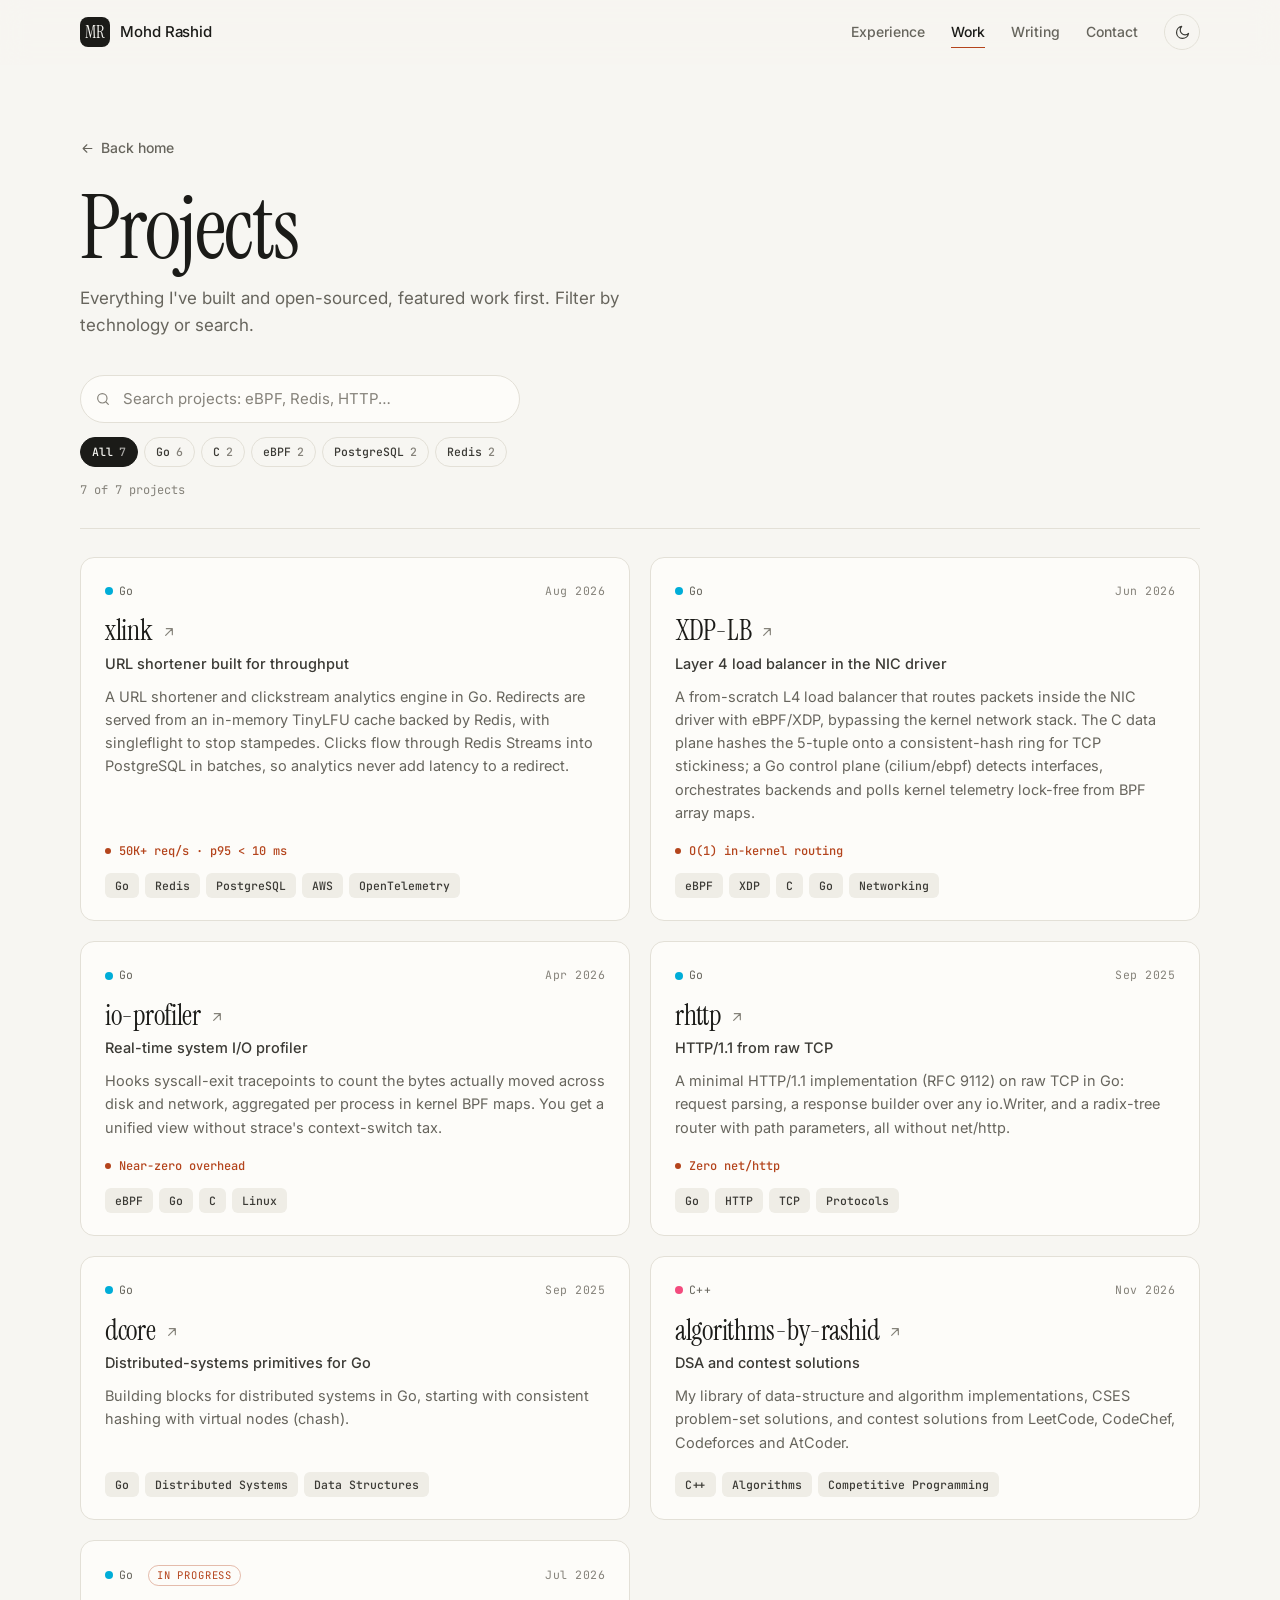
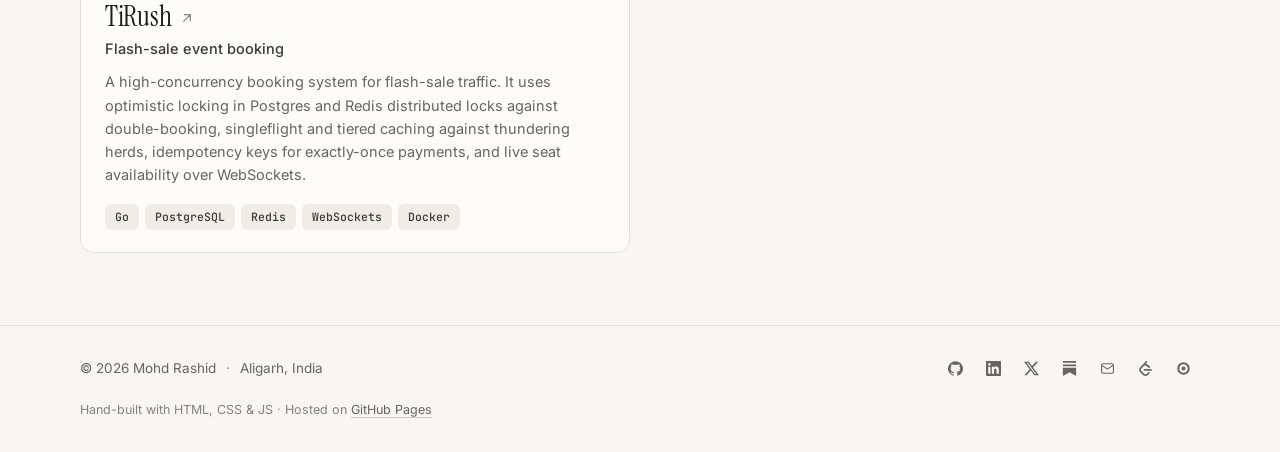
<file: projects.html>
<!doctype html>
<html lang="en">
<head>
  <meta charset="utf-8">
  <meta name="viewport" content="width=device-width, initial-scale=1">
  <title>Projects — Mohd Rashid</title>
  <meta name="description" content="All projects by Mohd Rashid — Go backends, distributed systems, eBPF/XDP networking tools, protocol implementations and agentic AI.">
  <meta name="theme-color" content="#f7f6f2">
  <link rel="canonical" href="https://mohdrashid9678.github.io/projects.html">
  <meta property="og:title" content="Projects — Mohd Rashid">
  <meta property="og:description" content="Go backends, distributed systems, eBPF/XDP tools and agentic AI.">
  <meta property="og:image" content="https://avatars.githubusercontent.com/u/174307556?v=4&s=400">
  <link rel="icon" type="image/svg+xml" href="assets/img/favicon.svg">
  <link rel="preconnect" href="https://fonts.googleapis.com">
  <link rel="preconnect" href="https://fonts.gstatic.com" crossorigin>
  <link href="https://fonts.googleapis.com/css2?family=Instrument+Serif:ital@0;1&family=Inter:wght@400;500;600&family=JetBrains+Mono:wght@400;500&display=swap" rel="stylesheet">
  <link rel="stylesheet" href="assets/css/style.css">
  <script>
    (function () { try { var t = localStorage.getItem("theme") || "light"; document.documentElement.setAttribute("data-theme", t); } catch (e) {} })();
  </script>
</head>
<body data-page="projects">
  <a class="skip-link" href="#main">Skip to content</a>
  <header class="site-header" id="site-header"></header>

  <main id="main" class="container list-page">
    <div class="page-head">
      <a class="back-link" id="back-home" href="index.html#projects">
        <svg viewBox="0 0 24 24" fill="none" stroke="currentColor" stroke-width="1.75" stroke-linecap="round" stroke-linejoin="round" aria-hidden="true"><path d="M19 12H5M11 6l-6 6 6 6"/></svg>Back home</a>
      <h1>Projects</h1>
      <p>Everything I've built and open-sourced, featured work first. Filter by technology or search.</p>
    </div>

    <div class="toolbar">
      <label class="search" for="search">
        <span class="visually-hidden">Search projects</span>
        <svg viewBox="0 0 24 24" fill="none" stroke="currentColor" stroke-width="1.75" stroke-linecap="round" aria-hidden="true"><circle cx="11" cy="11" r="7"/><path d="m20 20-3.5-3.5"/></svg>
        <input type="search" id="search" placeholder="Search projects: eBPF, Redis, HTTP…" autocomplete="off">
      </label>
      <div class="tags" id="tag-filter" role="group" aria-label="Filter by tag"></div>
      <span class="result-count" id="result-count" aria-live="polite"></span>
    </div>

    <div id="list"></div>
  </main>

  <footer class="site-footer" id="site-footer"></footer>

  <script src="assets/js/data.js"></script>
  <script src="assets/js/main.js"></script>
</body>
</html>
</file>
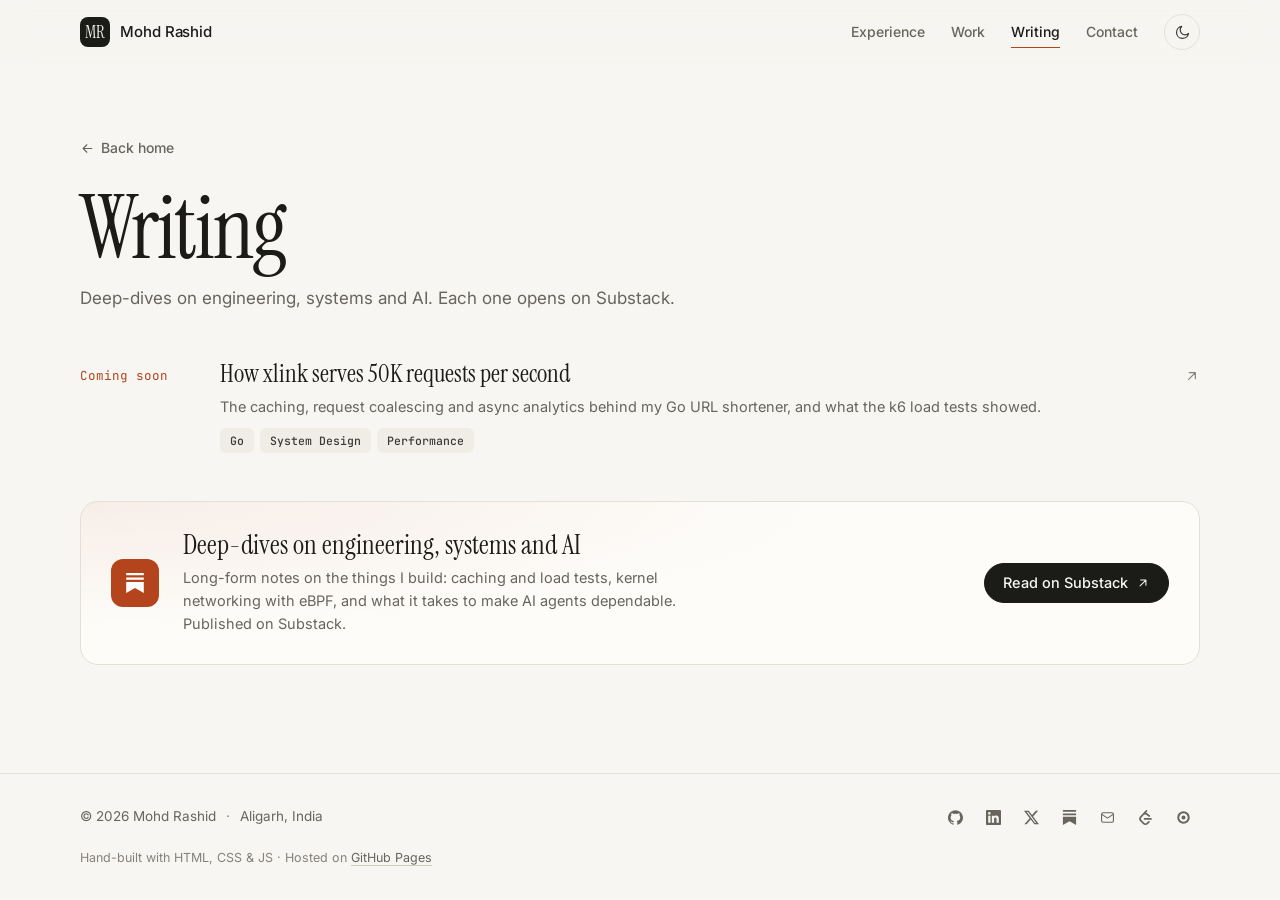
<file: writing.html>
<!doctype html>
<html lang="en">
<head>
  <meta charset="utf-8">
  <meta name="viewport" content="width=device-width, initial-scale=1">
  <title>Writing — Mohd Rashid</title>
  <meta name="description" content="Articles by Mohd Rashid on software engineering, distributed systems, eBPF and agentic AI — published on Substack.">
  <meta name="theme-color" content="#f7f6f2">
  <link rel="canonical" href="https://mohdrashid9678.github.io/writing.html">
  <meta property="og:title" content="Writing — Mohd Rashid">
  <meta property="og:description" content="Articles on software engineering, distributed systems, eBPF and agentic AI.">
  <meta property="og:image" content="https://avatars.githubusercontent.com/u/174307556?v=4&s=400">
  <link rel="icon" type="image/svg+xml" href="assets/img/favicon.svg">
  <link rel="preconnect" href="https://fonts.googleapis.com">
  <link rel="preconnect" href="https://fonts.gstatic.com" crossorigin>
  <link href="https://fonts.googleapis.com/css2?family=Instrument+Serif:ital@0;1&family=Inter:wght@400;500;600&family=JetBrains+Mono:wght@400;500&display=swap" rel="stylesheet">
  <link rel="stylesheet" href="assets/css/style.css">
  <script>
    (function () { try { var t = localStorage.getItem("theme") || "light"; document.documentElement.setAttribute("data-theme", t); } catch (e) {} })();
  </script>
</head>
<body data-page="writing">
  <a class="skip-link" href="#main">Skip to content</a>
  <header class="site-header" id="site-header"></header>

  <main id="main" class="container list-page">
    <div class="page-head">
      <a class="back-link" id="back-home" href="index.html#writing">
        <svg viewBox="0 0 24 24" fill="none" stroke="currentColor" stroke-width="1.75" stroke-linecap="round" stroke-linejoin="round" aria-hidden="true"><path d="M19 12H5M11 6l-6 6 6 6"/></svg>Back home</a>
      <h1>Writing</h1>
      <p>Deep-dives on engineering, systems and AI. Each one opens on Substack.</p>
    </div>

    <div class="toolbar">
      <label class="search" for="search">
        <span class="visually-hidden">Search articles</span>
        <svg viewBox="0 0 24 24" fill="none" stroke="currentColor" stroke-width="1.75" stroke-linecap="round" aria-hidden="true"><circle cx="11" cy="11" r="7"/><path d="m20 20-3.5-3.5"/></svg>
        <input type="search" id="search" placeholder="Search articles…" autocomplete="off">
      </label>
      <div class="tags" id="tag-filter" role="group" aria-label="Filter by tag"></div>
      <span class="result-count" id="result-count" aria-live="polite"></span>
    </div>

    <div id="list"></div>
  </main>

  <footer class="site-footer" id="site-footer"></footer>

  <script src="assets/js/data.js"></script>
  <script src="assets/js/main.js"></script>
</body>
</html>
</file>
<file: assets/css/style.css>
/* =============================================================================
 * Mohd Rashid — portfolio stylesheet
 * Editorial, content-first layout: serif display type, warm paper/ink palette
 * with a single accent, hairline rules and generous whitespace.
 * Light + dark themes, responsive down to 320px, reduced-motion and print.
 * ========================================================================== */

/* ------------------------------------------------------------ TOKENS */
:root {
  --bg: #f7f6f2;
  --surface: #fdfcf9;
  --sunken: #efede6;
  --ink: #1b1b18;
  --ink-2: #3b3a35;
  --muted: #67655d;
  --faint: #85827a;
  --rule: #e3e0d7;
  --rule-strong: #cfcbbf;
  --accent: #b4441c;
  --accent-soft: rgba(180, 68, 28, 0.08);
  --ok: #2f7d4f;
  --gold: #9a6a12;
  --shadow: 0 1px 2px rgba(27, 27, 24, 0.04), 0 10px 30px -12px rgba(27, 27, 24, 0.12);

  --serif: "Instrument Serif", "Iowan Old Style", "Palatino Linotype", Georgia, serif;
  --sans: "Inter", system-ui, -apple-system, "Segoe UI", Roboto, sans-serif;
  --mono: "JetBrains Mono", ui-monospace, SFMono-Regular, Menlo, monospace;
  --maxw: 1120px;
  --gutter: 20px;
  --radius: 14px;
  color-scheme: light;
}

[data-theme="dark"] {
  --bg: #121211;
  --surface: #191917;
  --sunken: #222220;
  --ink: #ecebe5;
  --ink-2: #cfcdc5;
  --muted: #a3a198;
  --faint: #807e76;
  --rule: #2a2a27;
  --rule-strong: #3b3a36;
  --accent: #ee9a6c;
  --accent-soft: rgba(238, 154, 108, 0.1);
  --ok: #6cc28f;
  --gold: #e3b553;
  --shadow: 0 1px 2px rgba(0, 0, 0, 0.3), 0 12px 32px -12px rgba(0, 0, 0, 0.5);
  color-scheme: dark;
}

/* ------------------------------------------------------------- BASE */
*,
*::before,
*::after { box-sizing: border-box; }

html { scroll-behavior: smooth; scroll-padding-top: 88px; -webkit-text-size-adjust: 100%; }

body {
  margin: 0;
  background: var(--bg);
  color: var(--ink);
  font-family: var(--sans);
  font-size: 16px;
  line-height: 1.6;
  -webkit-font-smoothing: antialiased;
  text-rendering: optimizeLegibility;
  transition: background-color 0.3s ease, color 0.3s ease;
  min-height: 100vh;
  display: flex;
  flex-direction: column;
}
body > main { flex: 1 0 auto; }

::selection { background: color-mix(in srgb, var(--accent) 22%, transparent); }

a { color: inherit; text-decoration: none; transition: color 0.2s ease; }
p a {
  text-decoration: underline;
  text-underline-offset: 3px;
  text-decoration-thickness: 1px;
  text-decoration-color: var(--rule-strong);
  transition: text-decoration-color 0.2s ease, color 0.2s ease;
}
p a:hover { text-decoration-color: var(--accent); color: var(--accent); }

strong { font-weight: 600; color: var(--ink); }
img { max-width: 100%; display: block; }
svg { flex-shrink: 0; }
h1, h2, h3 { text-wrap: balance; }
p { text-wrap: pretty; }
[hidden] { display: none !important; }

:focus-visible { outline: 2px solid var(--accent); outline-offset: 3px; border-radius: 6px; }

.visually-hidden { position: absolute; width: 1px; height: 1px; margin: -1px; padding: 0; overflow: hidden; clip: rect(0 0 0 0); white-space: nowrap; border: 0; }
.skip-link { position: fixed; top: -60px; left: 16px; z-index: 200; padding: 10px 14px; background: var(--ink); color: var(--bg); border-radius: 8px; }
.skip-link:focus { top: 12px; }

.container { width: min(calc(100% - 2 * var(--gutter)), var(--maxw)); margin-inline: auto; }

.eyebrow {
  margin: 0 0 18px;
  font-family: var(--mono);
  font-size: 12px;
  font-weight: 500;
  letter-spacing: 0.08em;
  text-transform: uppercase;
  color: var(--muted);
}
.eyebrow a { color: var(--accent); text-decoration: none; }
.eyebrow a:hover { text-decoration: underline; text-underline-offset: 3px; }

.list-label {
  margin: 0 0 6px;
  font-family: var(--mono);
  font-size: 11px;
  font-weight: 500;
  letter-spacing: 0.1em;
  text-transform: uppercase;
  color: var(--faint);
}

/* ---------------------------------------------------------- BUTTONS */
.btn {
  display: inline-flex; align-items: center; gap: 8px;
  padding: 10px 18px;
  border-radius: 999px;
  font: 500 14.5px/1.2 var(--sans);
  color: var(--ink);
  background: transparent;
  border: 1px solid var(--rule-strong);
  cursor: pointer;
  transition: background 0.2s ease, border-color 0.2s ease, color 0.2s ease, transform 0.2s ease;
}
.btn svg { width: 16px; height: 16px; }
.btn:hover { background: var(--sunken); border-color: var(--ink-2); }
.btn.primary { color: var(--bg); background: var(--ink); border-color: var(--ink); }
.btn.primary:hover { background: var(--accent); border-color: var(--accent); color: #fff; }

.icon-btn {
  display: inline-grid; place-items: center;
  width: 36px; height: 36px;
  padding: 0;
  border: 1px solid var(--rule);
  border-radius: 999px;
  background: transparent;
  color: var(--ink-2);
  cursor: pointer;
  transition: background 0.2s ease, border-color 0.2s ease, color 0.2s ease;
}
.icon-btn:hover { background: var(--sunken); border-color: var(--rule-strong); color: var(--ink); }
.icon-btn svg { width: 17px; height: 17px; }

/* ----------------------------------------------------------- HEADER */
.site-header {
  position: sticky;
  top: 0;
  z-index: 50;
  background: color-mix(in srgb, var(--bg) 80%, transparent);
  backdrop-filter: saturate(150%) blur(14px);
  -webkit-backdrop-filter: saturate(150%) blur(14px);
  border-bottom: 1px solid transparent;
  transition: border-color 0.3s ease;
}
.site-header.scrolled { border-bottom-color: var(--rule); }
.site-header .progress {
  position: absolute; left: 0; right: 0; bottom: -1px;
  height: 1.5px;
  background: var(--accent);
  transform-origin: left;
  transform: scaleX(var(--progress, 0));
}
.header-inner { height: 64px; display: flex; align-items: center; justify-content: space-between; gap: 20px; }

.brand { display: inline-flex; align-items: center; gap: 10px; color: var(--ink); font-weight: 500; font-size: 15px; letter-spacing: -0.005em; }
.brand-mark {
  width: 30px; height: 30px;
  display: grid; place-items: center;
  border-radius: 8px;
  font-family: var(--serif);
  font-size: 17px;
  line-height: 1;
  color: var(--bg);
  background: var(--ink);
  transition: background 0.2s ease;
}
.brand:hover .brand-mark { background: var(--accent); }

.header-actions { display: flex; align-items: center; gap: 8px; }
.nav { display: flex; align-items: center; gap: 2px; margin-right: 6px; }
.nav a {
  position: relative;
  padding: 6px 12px;
  color: var(--muted);
  font-size: 14px;
  font-weight: 500;
}
.nav a::after {
  content: "";
  position: absolute; left: 12px; right: 12px; bottom: 1px;
  height: 1px;
  background: var(--accent);
  transform: scaleX(0);
  transform-origin: left;
  transition: transform 0.25s ease;
}
.nav a:hover, .nav a.active { color: var(--ink); }
.nav a.active::after { transform: scaleX(1); }

.theme-toggle .i-sun { display: none; }
[data-theme="dark"] .theme-toggle .i-sun { display: block; }
[data-theme="dark"] .theme-toggle .i-moon { display: none; }
.theme-toggle span { display: grid; place-items: center; }
.menu-toggle { display: none; }

/* ------------------------------------------------------------- HERO */
.hero {
  display: grid;
  grid-template-columns: minmax(0, 1fr) 300px;
  gap: 72px;
  align-items: end;
  padding: 88px 0 64px;
}
.hero h1 {
  margin: 0;
  font-family: var(--serif);
  font-weight: 400;
  font-size: clamp(56px, 9.5vw, 116px);
  line-height: 0.92;
  letter-spacing: -0.025em;
}
.hero .lede {
  margin: 28px 0 0;
  max-width: 30ch;
  font-family: var(--serif);
  font-size: clamp(24px, 2.6vw, 31px);
  line-height: 1.22;
  color: var(--ink-2);
}
.hero-intro { margin-top: 24px; max-width: 64ch; }
.hero-intro p { margin: 0 0 12px; color: var(--muted); font-size: 16px; line-height: 1.7; }
.hero-intro strong { color: var(--ink-2); font-weight: 500; }

.hero-actions { display: flex; flex-wrap: wrap; gap: 10px; margin-top: 28px; }

.hero-links { display: flex; flex-wrap: wrap; gap: 6px 22px; margin: 28px 0 0; padding: 0; list-style: none; }
.hero-links a { display: inline-flex; align-items: center; gap: 8px; color: var(--muted); font-size: 14px; font-weight: 500; }
.hero-links a:hover { color: var(--ink); }
.hero-links svg { width: 15px; height: 15px; }

.hero-aside { align-self: end; }
.portrait {
  margin: 0;
  aspect-ratio: 1;
  border-radius: 18px;
  overflow: hidden;
  background: var(--sunken);
  border: 1px solid var(--rule);
}
.portrait img { width: 100%; height: 100%; object-fit: cover; object-position: 50% 30%; filter: saturate(0.9); }

.facts { margin: 20px 0 0; }
.facts > div { display: grid; grid-template-columns: 84px 1fr; gap: 12px; padding: 11px 0; border-top: 1px solid var(--rule); }
.facts > div:last-child { border-bottom: 1px solid var(--rule); }
.facts dt { font-family: var(--mono); font-size: 11px; letter-spacing: 0.08em; text-transform: uppercase; color: var(--faint); padding-top: 3px; }
.facts dd { margin: 0; font-size: 14px; line-height: 1.5; color: var(--ink-2); }
.facts .open dd { position: relative; padding-left: 16px; }
.facts .open dd::before {
  content: "";
  position: absolute; left: 0; top: 7px;
  width: 7px; height: 7px; border-radius: 50%;
  background: var(--ok);
  animation: pulse 2.4s ease-out infinite;
}

/* ---------------------------------------------------------- SECTIONS */
.sections { counter-reset: section; border-top: 1px solid var(--rule); }
.section {
  display: grid;
  grid-template-columns: 230px minmax(0, 1fr);
  gap: 64px;
  padding: 72px 0;
  border-top: 1px solid var(--rule);
  counter-increment: section;
}
.sections > .section:first-child { border-top: 0; }
.section-head { position: sticky; top: 96px; align-self: start; }
.section-head h2 { margin: 0; font-family: var(--serif); font-weight: 400; font-size: 40px; line-height: 1.05; letter-spacing: -0.015em; }
.section-head h2::before {
  content: counter(section, decimal-leading-zero);
  display: block;
  margin-bottom: 12px;
  font-family: var(--mono);
  font-size: 12px;
  letter-spacing: 0.08em;
  color: var(--accent);
}
#updates { counter-increment: none; padding-top: 56px; }
#updates .section-head h2::before { content: "—"; }
.section-sub { margin: 12px 0 0; max-width: 28ch; color: var(--muted); font-size: 14.5px; line-height: 1.55; }
.view-all {
  display: inline-flex; align-items: center; gap: 6px;
  margin-top: 20px;
  font-size: 14px; font-weight: 500;
  color: var(--ink);
  border-bottom: 1px solid var(--rule-strong);
  padding-bottom: 2px;
  transition: border-color 0.2s ease, color 0.2s ease;
}
.view-all .count { font-family: var(--mono); font-size: 12px; color: var(--faint); }
.view-all svg { width: 15px; height: 15px; transition: transform 0.2s ease; }
.view-all:hover { border-color: var(--accent); color: var(--accent); }
.view-all:hover svg { transform: translateX(3px); }

/* updates */
.updates { list-style: none; margin: 0; padding: 0; }
.updates li { display: grid; grid-template-columns: 100px 1fr; gap: 20px; padding: 14px 0; border-top: 1px solid var(--rule); }
.updates li:first-child { border-top: 0; padding-top: 4px; }
.updates time { font-family: var(--mono); font-size: 12.5px; color: var(--faint); padding-top: 3px; }
.updates p { margin: 0; color: var(--ink-2); font-size: 15.5px; }

/* tags */
.tags { display: flex; flex-wrap: wrap; gap: 6px; margin: 0; padding: 0; list-style: none; }
.tag {
  display: inline-flex; align-items: center; gap: 6px;
  padding: 3px 9px;
  font: 500 11.5px/1.5 var(--mono);
  color: var(--ink-2);
  background: var(--sunken);
  border: 1px solid transparent;
  border-radius: 6px;
}
button.tag { cursor: pointer; border-color: var(--rule); background: transparent; padding: 5px 11px; border-radius: 999px; transition: all 0.15s ease; }
button.tag span { color: var(--faint); }
button.tag:hover { border-color: var(--rule-strong); color: var(--ink); }
button.tag[aria-pressed="true"] { color: var(--bg); background: var(--ink); border-color: var(--ink); }
button.tag[aria-pressed="true"] span { color: color-mix(in srgb, var(--bg) 65%, transparent); }

/* ---------------------------------------------------------- PROJECTS */
.card-top {
  display: flex; flex-wrap: wrap; align-items: center; gap: 6px 14px;
  font-family: var(--mono);
  font-size: 11.5px;
  letter-spacing: 0.04em;
  color: var(--muted);
}
.card-date { margin-left: auto; color: var(--faint); }
.kicker { color: var(--accent); text-transform: uppercase; letter-spacing: 0.1em; font-size: 11px; }
.lang { display: inline-flex; align-items: center; gap: 6px; }
.lang i { width: 8px; height: 8px; border-radius: 50%; display: inline-block; }
.status { padding: 1px 8px; border-radius: 999px; border: 1px solid color-mix(in srgb, var(--accent) 35%, transparent); color: var(--accent); font-size: 10.5px; text-transform: uppercase; letter-spacing: 0.08em; }

.stretched::after { content: ""; position: absolute; inset: 0; z-index: 1; border-radius: inherit; }
.stretched:focus-visible { outline: none; }
.card:focus-within, .feature:focus-within { outline: 2px solid var(--accent); outline-offset: 3px; }
.card:has(.stretched:focus:not(:focus-visible)), .feature:has(.stretched:focus:not(:focus-visible)) { outline: none; }

.arrow { display: inline-grid; color: var(--faint); transition: transform 0.25s ease, color 0.25s ease; }
.arrow svg { width: 16px; height: 16px; }

.feature {
  position: relative;
  display: grid;
  grid-template-columns: minmax(0, 1.55fr) minmax(0, 1fr);
  background: var(--surface);
  border: 1px solid var(--rule);
  border-radius: 18px;
  transition: border-color 0.25s ease, box-shadow 0.25s ease;
}
.feature:hover { border-color: var(--rule-strong); box-shadow: var(--shadow); }
.feature:hover .arrow, .card:hover .arrow { color: var(--accent); transform: translate(2px, -2px); }
.feature-main { padding: 30px 32px 32px; }
.feature h3 { display: flex; align-items: baseline; gap: 10px; margin: 18px 0 0; font-family: var(--serif); font-weight: 400; font-size: 40px; line-height: 1; letter-spacing: -0.015em; }
.feature .tagline { margin: 8px 0 14px; font-size: 16px; color: var(--ink-2); }
.feature .desc { margin: 0; color: var(--muted); font-size: 15px; line-height: 1.65; }
.feature-points { margin: 18px 0 20px; padding: 0; list-style: none; display: grid; gap: 8px; }
.feature-points li { position: relative; padding-left: 20px; font-size: 14.5px; color: var(--ink-2); }
.feature-points li::before { content: ""; position: absolute; left: 0; top: 11px; width: 10px; height: 1px; background: var(--accent); }

.feature-stats {
  display: flex; flex-direction: column;
  padding: 30px 32px;
  border-left: 1px solid var(--rule);
  background: color-mix(in srgb, var(--sunken) 55%, var(--surface));
  border-radius: 0 18px 18px 0;
}
.feature-stats dl { margin: 10px 0 0; }
.feature-stats dl > div { display: flex; justify-content: space-between; align-items: baseline; gap: 12px; padding: 13px 0; border-bottom: 1px dashed var(--rule-strong); }
.feature-stats dt { font-size: 13.5px; color: var(--muted); }
.feature-stats dd { margin: 0; font-family: var(--mono); font-size: 14.5px; font-weight: 500; color: var(--ink); }
.feature-stats dl > div:first-child dd { color: var(--accent); }
.stats-note { margin: auto 0 0; padding-top: 16px; font-family: var(--mono); font-size: 11.5px; color: var(--faint); }

.card-grid { display: grid; grid-template-columns: repeat(2, minmax(0, 1fr)); gap: 20px; margin-top: 20px; }
.card {
  position: relative;
  display: flex; flex-direction: column;
  padding: 24px 24px 22px;
  background: var(--surface);
  border: 1px solid var(--rule);
  border-radius: var(--radius);
  transition: border-color 0.25s ease, box-shadow 0.25s ease, transform 0.25s ease;
}
.card:hover { border-color: var(--rule-strong); box-shadow: var(--shadow); transform: translateY(-2px); }
.card h3 { display: flex; align-items: baseline; gap: 8px; margin: 16px 0 0; font-family: var(--serif); font-weight: 400; font-size: 28px; line-height: 1.05; letter-spacing: -0.01em; }
.card .tagline { margin: 6px 0 10px; font-size: 14.5px; font-weight: 500; color: var(--ink-2); }
.card .desc { margin: 0; color: var(--muted); font-size: 14.5px; line-height: 1.6; }
.card-foot { display: flex; flex-direction: column; gap: 12px; margin-top: auto; padding-top: 18px; }
.metric { display: inline-flex; align-items: center; gap: 8px; font-family: var(--mono); font-size: 12px; font-weight: 500; color: var(--accent); }
.metric::before { content: ""; width: 6px; height: 6px; border-radius: 50%; background: currentColor; }

/* ------------------------------------------------- EXPERIENCE / LISTS */
.split { display: grid; grid-template-columns: minmax(0, 1fr); gap: 48px; }
.split .list-label ~ .list-label { margin-top: 40px; }

.entries { list-style: none; margin: 0; padding: 0; }
.entry { display: grid; grid-template-columns: 150px minmax(0, 1fr); gap: 20px; padding: 16px 0; border-top: 1px solid var(--rule); }
.entry:has(.badge) { grid-template-columns: 150px minmax(0, 1fr) auto; }
.entry-when { font-family: var(--mono); font-size: 12.5px; color: var(--faint); padding-top: 3px; white-space: nowrap; }
.entry.current .entry-when { color: var(--ok); }
.entry.current .entry-when::before { content: ""; display: inline-block; width: 6px; height: 6px; margin-right: 8px; border-radius: 50%; background: currentColor; vertical-align: 2px; }
.entry h3 { margin: 0; font-size: 16.5px; font-weight: 600; line-height: 1.4; }
.entry .at { color: var(--faint); font-weight: 400; }
.entry .org a { text-decoration: underline; text-underline-offset: 3px; text-decoration-thickness: 1px; text-decoration-color: var(--rule-strong); }
.entry .org a:hover { color: var(--accent); text-decoration-color: var(--accent); }
.entry-sub { margin: 4px 0 0; font-size: 14px; color: var(--muted); }
.entry-sub a { text-decoration: underline; text-underline-offset: 3px; text-decoration-thickness: 1px; text-decoration-color: var(--rule-strong); }
.entry-sub a:hover { color: var(--accent); text-decoration-color: var(--accent); }
.entry-points { margin: 10px 0 12px; padding-left: 18px; color: var(--ink-2); font-size: 14.5px; }
.entry-points li { margin: 4px 0; }
.entry-points li::marker { color: var(--faint); }
.entry .tags { margin-top: 10px; }

.toolbox { margin: 0; display: grid; grid-template-columns: repeat(2, minmax(0, 1fr)); column-gap: 40px; }
.toolbox > div { padding: 14px 0; border-top: 1px solid var(--rule); }
.toolbox dt { margin-bottom: 6px; font-size: 13px; color: var(--muted); }
.toolbox dd { margin: 0; display: flex; flex-wrap: wrap; gap: 4px 0; }
.toolbox dd span { font-size: 15px; color: var(--ink); }
.toolbox dd span:not(:last-child)::after { content: "·"; margin: 0 9px; color: var(--faint); }

/* ------------------------------------------------------------ WRITING */
.newsletter {
  display: grid;
  grid-template-columns: auto minmax(0, 1fr) auto;
  gap: 24px;
  align-items: center;
  padding: 28px 30px;
  border: 1px solid var(--rule);
  border-radius: 18px;
  background:
    radial-gradient(120% 140% at 0% 0%, var(--accent-soft), transparent 55%),
    var(--surface);
}
.newsletter-icon { width: 48px; height: 48px; display: grid; place-items: center; border-radius: 12px; color: #fff; background: var(--accent); }
.newsletter-icon svg { width: 20px; height: 20px; }
.newsletter h3 { margin: 0 0 6px; font-family: var(--serif); font-weight: 400; font-size: 27px; line-height: 1.1; }
.newsletter p { margin: 0; max-width: 58ch; color: var(--muted); font-size: 14.5px; }
.newsletter .btn { white-space: nowrap; }
.newsletter .btn svg { width: 14px; height: 14px; }

.post-list { list-style: none; margin: 0; padding: 0; }
.post { border-top: 1px solid var(--rule); }
.post:first-child { border-top: 0; }
.post-link { display: grid; grid-template-columns: 120px minmax(0, 1fr) auto; gap: 20px; padding: 20px 0; }
.post .post-when { font-family: var(--mono); font-size: 12.5px; color: var(--faint); padding-top: 6px; }
.post .post-when.soon { color: var(--accent); }
.writing-cta { margin-top: 28px; }
.post h3 { margin: 0 0 6px; font-family: var(--serif); font-weight: 400; font-size: 25px; line-height: 1.15; transition: color 0.2s ease; }
.post p { margin: 0 0 10px; color: var(--muted); font-size: 14.5px; }
.post-link:hover h3 { color: var(--accent); }
.post-link:hover .arrow { color: var(--accent); transform: translate(2px, -2px); }
.post .arrow { padding-top: 8px; }

/* ---------------------------------------------------- PROBLEM SOLVING */
.cp-grid { display: grid; grid-template-columns: repeat(3, minmax(0, 1fr)); gap: 16px; }
.cp-card {
  display: flex; align-items: center; gap: 14px;
  padding: 18px;
  background: var(--surface);
  border: 1px solid var(--rule);
  border-radius: var(--radius);
  transition: border-color 0.25s ease, box-shadow 0.25s ease, transform 0.25s ease;
}
.cp-card:hover { border-color: var(--rule-strong); box-shadow: var(--shadow); transform: translateY(-2px); }
.cp-card:hover .arrow { color: var(--accent); transform: translate(2px, -2px); }
.cp-icon { width: 40px; height: 40px; display: grid; place-items: center; border-radius: 10px; background: var(--sunken); color: var(--ink); }
.cp-icon svg { width: 19px; height: 19px; }
.cp-text { display: flex; flex-direction: column; min-width: 0; }
.cp-text strong { font-size: 15px; font-weight: 600; }
.cp-text span { font-family: var(--mono); font-size: 12px; line-height: 1.5; color: var(--muted); overflow-wrap: anywhere; }
.cp-card .arrow { margin-left: auto; }

/* --------------------------------------------------------- HACKATHONS */
.badge { display: inline-flex; align-items: center; gap: 5px; padding: 3px 10px; border-radius: 999px; font-size: 12px; font-weight: 600; white-space: nowrap; border: 1px solid var(--rule); color: var(--muted); align-self: start; }
.badge svg { width: 13px; height: 13px; }
.badge.win { color: var(--gold); border-color: color-mix(in srgb, var(--gold) 40%, transparent); background: color-mix(in srgb, var(--gold) 8%, transparent); }
.badge.final { color: var(--accent); border-color: color-mix(in srgb, var(--accent) 35%, transparent); background: var(--accent-soft); }

/* ------------------------------------------------------------ CONTACT */
.contact { border-top: 1px solid var(--rule); }
.contact-card { padding: 88px 0 96px; }
.contact-card h2 {
  margin: 0;
  max-width: 14ch;
  font-family: var(--serif);
  font-weight: 400;
  font-size: clamp(46px, 7.5vw, 92px);
  line-height: 0.98;
  letter-spacing: -0.025em;
}
.contact-card h2 em { font-style: italic; color: var(--accent); }
.contact-copy { margin: 24px 0 0; max-width: 56ch; color: var(--muted); font-size: 17px; line-height: 1.65; }

.email-row { position: relative; display: flex; flex-wrap: wrap; align-items: center; gap: 14px; margin: 36px 0 28px; }
.email-big {
  font-family: var(--serif);
  font-size: clamp(24px, 4.2vw, 42px);
  line-height: 1.15;
  color: var(--ink);
  overflow-wrap: anywhere;
  text-decoration: underline;
  text-underline-offset: 8px;
  text-decoration-thickness: 1px;
  text-decoration-color: var(--rule-strong);
  transition: color 0.2s ease, text-decoration-color 0.2s ease;
}
.email-big:hover { color: var(--accent); text-decoration-color: var(--accent); }
.copy-status { font-family: var(--mono); font-size: 12px; color: var(--ok); }

.contact-links { display: flex; flex-wrap: wrap; gap: 10px; margin: 0; padding: 0; list-style: none; }
.contact-links a {
  display: inline-flex; align-items: center; gap: 9px;
  padding: 9px 16px 9px 14px;
  border: 1px solid var(--rule);
  border-radius: 999px;
  font-size: 14px; font-weight: 500;
  color: var(--ink-2);
  transition: border-color 0.2s ease, background 0.2s ease, color 0.2s ease;
}
.contact-links a:hover { border-color: var(--rule-strong); background: var(--sunken); color: var(--ink); }
.contact-links svg { width: 15px; height: 15px; }
.contact-links small { font-family: var(--mono); font-size: 11.5px; color: var(--faint); }

/* --------------------------------------------------------- LIST PAGES */
.page-head { padding: 72px 0 28px; }
.back-link { display: inline-flex; align-items: center; gap: 6px; margin-bottom: 28px; font-size: 14px; font-weight: 500; color: var(--muted); }
.back-link:hover { color: var(--ink); }
.back-link svg { width: 15px; height: 15px; transition: transform 0.2s ease; }
.back-link:hover svg { transform: translateX(-3px); }
.page-head h1 { margin: 0 0 14px; font-family: var(--serif); font-weight: 400; font-size: clamp(52px, 8vw, 88px); line-height: 0.95; letter-spacing: -0.025em; }
.page-head p { margin: 0; max-width: 56ch; color: var(--muted); font-size: 17px; }

.toolbar { display: flex; flex-direction: column; gap: 14px; padding: 8px 0 28px; margin-bottom: 28px; border-bottom: 1px solid var(--rule); }
.search { position: relative; max-width: 440px; }
.search svg { position: absolute; left: 15px; top: 50%; transform: translateY(-50%); width: 16px; height: 16px; color: var(--faint); }
.search input {
  width: 100%;
  padding: 11px 16px 11px 42px;
  font: inherit; font-size: 15px;
  color: var(--ink);
  background: var(--surface);
  border: 1px solid var(--rule);
  border-radius: 999px;
  transition: border-color 0.2s ease, box-shadow 0.2s ease;
}
.search input::placeholder { color: var(--faint); }
.search input:focus { outline: none; border-color: var(--ink-2); box-shadow: 0 0 0 4px var(--accent-soft); }
.result-count { font-family: var(--mono); font-size: 12px; color: var(--faint); }
.list-page #list .card-grid { margin-top: 0; }
.list-page #list { padding-bottom: 72px; }
.empty { padding: 48px 0; text-align: center; color: var(--muted); }

/* ------------------------------------------------------------- FOOTER */
.site-footer { border-top: 1px solid var(--rule); }
.footer-inner { display: flex; flex-wrap: wrap; align-items: center; justify-content: space-between; gap: 14px 24px; padding: 26px 0 32px; }
.footer-inner p { margin: 0; font-size: 13.5px; color: var(--muted); }
.footer-inner .sep { margin: 0 6px; color: var(--faint); }
.footer-note { flex-basis: 100%; font-size: 12.5px !important; color: var(--faint) !important; }
.footer-note a { color: var(--muted); }
.footer-note a:hover { color: var(--ink); }
.footer-icons { display: flex; flex-wrap: wrap; gap: 4px; margin: 0; padding: 0; list-style: none; }
.footer-icons a { width: 34px; height: 34px; display: grid; place-items: center; border-radius: 999px; color: var(--muted); transition: background 0.2s ease, color 0.2s ease; }
.footer-icons a:hover { color: var(--ink); background: var(--sunken); }
.footer-icons svg { width: 15px; height: 15px; }

.to-top {
  position: fixed; right: 20px; bottom: 20px; z-index: 40;
  background: var(--surface);
  box-shadow: var(--shadow);
  opacity: 0; pointer-events: none; transform: translateY(10px);
  transition: opacity 0.25s ease, transform 0.25s ease, background 0.2s ease;
}
.to-top.show { opacity: 1; pointer-events: auto; transform: none; }

/* ------------------------------------------------------------- MOTION */
.reveal { opacity: 0; transform: translateY(12px); transition: opacity 0.7s ease, transform 0.7s cubic-bezier(0.2, 0.7, 0.2, 1); }
.reveal.in { opacity: 1; transform: none; }
.hero .reveal:nth-child(2) { transition-delay: 0.06s; }
.hero .reveal:nth-child(3) { transition-delay: 0.12s; }
.hero .reveal:nth-child(4) { transition-delay: 0.18s; }
.hero .reveal:nth-child(5) { transition-delay: 0.24s; }
.hero .reveal:nth-child(6) { transition-delay: 0.3s; }

@keyframes pulse {
  0% { box-shadow: 0 0 0 0 color-mix(in srgb, var(--ok) 55%, transparent); }
  70% { box-shadow: 0 0 0 6px transparent; }
  100% { box-shadow: 0 0 0 0 transparent; }
}

/* --------------------------------------------------------- RESPONSIVE */
@media (max-width: 1000px) {
  .section { grid-template-columns: 1fr; gap: 28px; padding: 60px 0; }
  .section-head { position: static; display: flex; flex-wrap: wrap; align-items: baseline; gap: 8px 24px; }
  .section-head h2 { flex: 1 1 auto; }
  .section-head h2::before { margin-bottom: 8px; }
  .section-sub { flex-basis: 100%; order: 3; max-width: 60ch; margin-top: 4px; }
  .view-all { order: 4; margin-top: 10px; }
  .cp-grid { grid-template-columns: repeat(2, minmax(0, 1fr)); }
}

@media (max-width: 860px) {
  .hero { grid-template-columns: 1fr; gap: 40px; padding: 56px 0 48px; }
  .hero-aside { display: grid; grid-template-columns: 132px minmax(0, 1fr); gap: 24px; align-items: center; }
  .facts { margin: 0; }
  .feature { grid-template-columns: 1fr; }
  .feature-stats { border-left: 0; border-top: 1px solid var(--rule); border-radius: 0 0 18px 18px; }
  .split { gap: 40px; }
}

@media (max-width: 760px) {
  .menu-toggle { display: inline-grid; }
  .nav {
    position: absolute; top: 64px; left: 0; right: 0;
    flex-direction: column; align-items: stretch; gap: 0;
    margin: 0;
    padding: 8px var(--gutter) 16px;
    background: var(--bg);
    border-bottom: 1px solid var(--rule);
    box-shadow: var(--shadow);
    transform: translateY(-8px); opacity: 0; pointer-events: none;
    transition: opacity 0.2s ease, transform 0.2s ease;
  }
  .nav.open { transform: none; opacity: 1; pointer-events: auto; }
  .nav a { padding: 12px 0; font-size: 16px; border-bottom: 1px solid var(--rule); }
  .nav a:last-child { border-bottom: 0; }
  .nav a::after { display: none; }
  .nav a.active { color: var(--accent); }

  .card-grid { grid-template-columns: 1fr; }
  .newsletter { grid-template-columns: 1fr; gap: 16px; padding: 24px; }
  .newsletter .btn { justify-self: start; }
  .post-link { grid-template-columns: minmax(0, 1fr) auto; gap: 4px 16px; }
  .post .post-when { grid-column: 1 / -1; padding: 0; }
}

@media (max-width: 560px) {
  :root { --gutter: 16px; }
  body { font-size: 15.5px; }
  .brand-name { display: none; }
  .hero { padding-top: 44px; }
  .hero-aside { grid-template-columns: 96px minmax(0, 1fr); gap: 18px; }
  .portrait { border-radius: 14px; }
  .facts > div { grid-template-columns: 1fr; gap: 2px; padding: 8px 0; }
  .facts dt { padding-top: 0; }
  .feature-main, .feature-stats { padding: 24px 22px; }
  .feature h3 { font-size: 34px; }
  .card { padding: 22px 20px 20px; }
  .cp-grid { grid-template-columns: 1fr; }
  .toolbox { grid-template-columns: 1fr; }
  .updates li, .entry, .entry:has(.badge) { grid-template-columns: 1fr; gap: 4px; }
  .entry .badge { justify-self: start; margin-top: 6px; }
  .contact-card { padding: 64px 0 72px; }
  .page-head { padding-top: 48px; }
}

@media (prefers-reduced-motion: reduce) {
  html { scroll-behavior: auto; }
  *, *::before, *::after { animation: none !important; transition: none !important; }
  .reveal { opacity: 1; transform: none; }
}

@media print {
  .site-header, .to-top, .site-footer, .theme-toggle, .hero-actions, .copy-btn { display: none !important; }
  .reveal { opacity: 1; transform: none; }
  .section-head { position: static; }
  .card, .feature { break-inside: avoid; }
}
</file>
